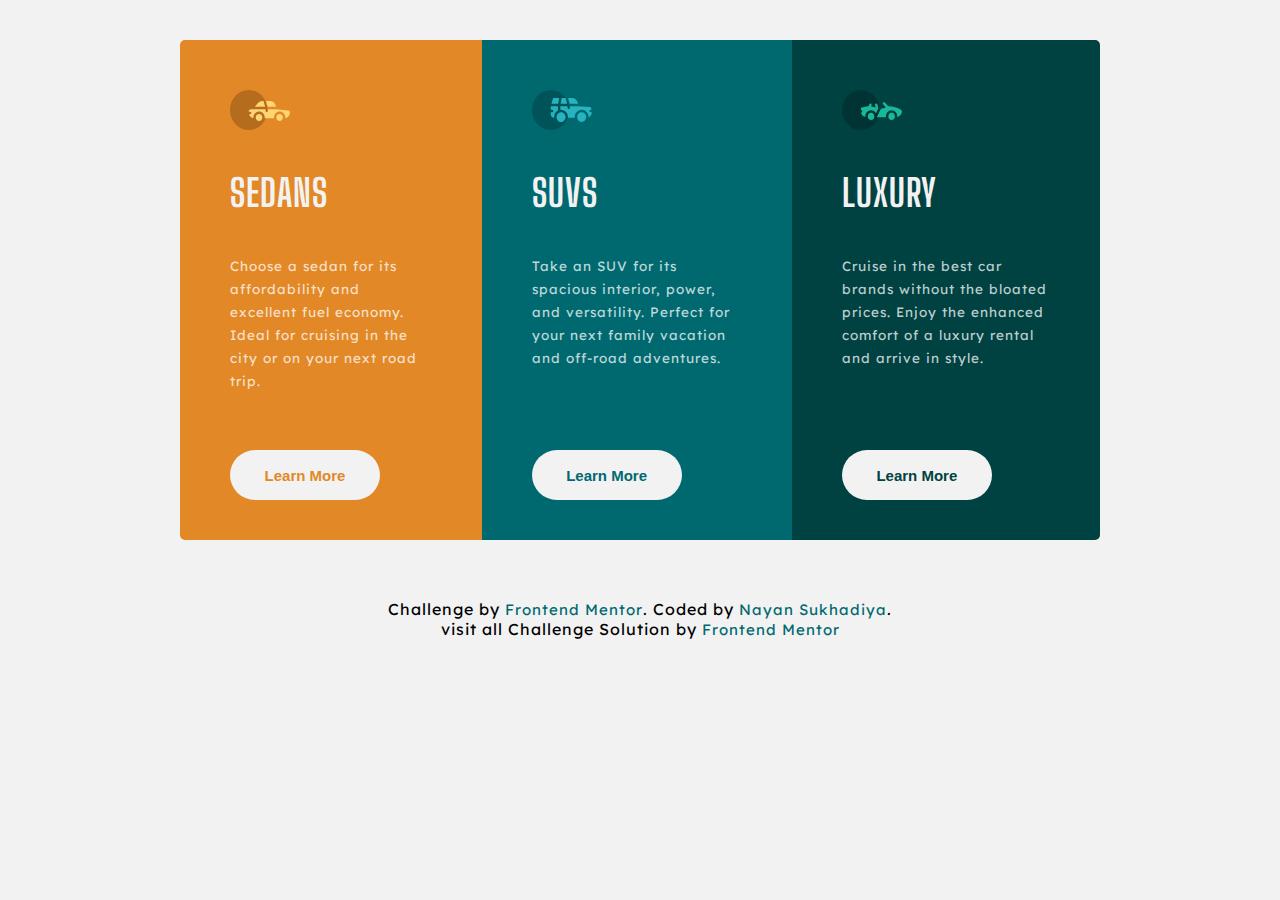
<file: 3-column-preview-card-component-main/index.html>
<!DOCTYPE html>
<html lang="en">
<head>
  <meta charset="UTF-8">
  <meta name="viewport" content="width=device-width, initial-scale=1.0"> <!-- displays site properly based on user's device -->

  <link rel="icon" type="image/png" sizes="32x32" href="./images/favicon-32x32.png">
  <link rel="preconnect" href="https://fonts.googleapis.com">
<link rel="preconnect" href="https://fonts.gstatic.com" crossorigin>
<link href="https://fonts.googleapis.com/css2?family=Big+Shoulders+Display:wght@100..900&family=Lexend+Deca:wght@100..900&display=swap" rel="stylesheet">
  <title>Frontend Mentor | 3-column preview card component</title>

  <!-- Feel free to remove these styles or customise in your own stylesheet 👍 -->
  <style>
    :root{
      --brightorange: hsl(31, 77%, 52%);
      --darkcyan: hsl(184, 100%, 22%);
      --paragraph-verydarkcyan: hsl(179, 100%, 13%);
      --background-headings-buttons: hsl(0, 0%, 95%);
      --paragraphs: hsla(0, 0%, 100%, 0.75)
    }
    *{
      margin:0;
      padding:0;
      box-sizing: border-box;
      font-size: 15px;
    }
    .big-shoulders-display {
      font-family: "Big Shoulders Display", sans-serif;
    }
    body{
      background: var(--background-headings-buttons);
      width: 100vw;
      overflow-x: hidden;
      font-family: "Lexend Deca", sans-serif;
      letter-spacing: 1px;
    }
    .attribution {
    font-size: 16px;
    text-align: center;
    padding-bottom: 30px;
}

.attribution a {
  color: var(--darkcyan);
  text-decoration: none;
}
.attribution a:hover{
  color: var(--brightorange);
}
    .wrapper{
      margin:40px auto;
      width: 920px;
      height: 500px;
      display: flex;
    }
    .box{
      display: flex;
      flex-direction: column;
      gap:40px;
      padding:50px;
      position: relative;
    }
    .box:first-child{
      background: var(--brightorange);
      border-radius: 5px 0 0 5px;
    }
    .box:nth-child(2){
      background: var(--darkcyan);
    }
    .box:last-child{
      background: var(--paragraph-verydarkcyan);
      border-radius: 0px 5px 5px 0px;
    }
    .box__image{
      width: 60px;
      height: 40px;
    }
    .box__header{
      font-size: 2.5rem;
      color:var(--background-headings-buttons);
      text-transform: uppercase;
      font-weight: 700;
    }
    .box__content{
      color:var(--paragraphs);
      line-height: 170%;
      font-size: 0.9rem;
      font-weight: 400;
    }
    .box__button{
      background: var(--background-headings-buttons);
      border:0;
      width: 150px;
      height: 50px;
      border-radius: 25px;
      position: absolute;
      bottom:40px;
      cursor: pointer;
      font-weight: 700;
    }
    .box__button:hover{
      background: none;
      border:3px solid var(--paragraphs);
    }
    .box:first-child .box__button{
      color: var(--brightorange);
    }
    .box:first-child .box__button:hover{
      color: var(--paragraphs);
    }
    .box:nth-child(2) .box__button{
      color:var(--darkcyan);
    }
    .box:nth-child(2) .box__button:hover{
      color:var(--paragraphs);
    }
    .box:last-child .box__button{
      color:var(--paragraph-verydarkcyan);
    }
    .box:last-child .box__button:hover{
      color:var(--paragraphs);
    }
    @media only screen and (max-width: 730px) {
      body {
          padding:50px 20px;
          width: 100%;
          height: 100%;
      }
      .wrapper{
        flex-direction: column;
        margin:0px auto;
      }

      .box:first-child{
        border-radius: 5px 5px 0 0;
      }
      .box:last-child{
        border-radius: 0px 0px 5px 5px;
      }
      .box__button{
        position: initial;
      }
    }
  </style>
</head>
<body>
  <div class="wrapper">
      <div class="box">
        <img class="box__image" src="images/icon-sedans.svg" alt="sedan">
        <h2 class="box__header big-shoulders-display">Sedans</h2>
        <p class="box__content">Choose a sedan for its affordability and excellent fuel economy. Ideal for cruising in the city 
          or on your next road trip.</p>
        <button class="box__button">Learn More</button>
      </div>
      <div class="box">
        <img class="box__image" src="images/icon-suvs.svg" alt="suv">
        <h2 class="box__header big-shoulders-display">SUVs</h2>
        <p class="box__content">Take an SUV for its spacious interior, power, and versatility. Perfect for your next family vacation 
          and off-road adventures.</p>
        <button class="box__button">Learn More</button>
      </div>
      <div class="box">
        <img class="box__image" src="images/icon-luxury.svg" alt="luxury">
        <h2 class="box__header big-shoulders-display">Luxury</h2>
        <p class="box__content">Cruise in the best car brands without the bloated prices. Enjoy the enhanced comfort of a luxury 
          rental and arrive in style.</p>
        <button class="box__button">Learn More</button>
      </div>
  </div>
  <br>
  <div class="attribution">
    Challenge by <a href="https://www.frontendmentor.io?ref=challenge" target="_blank">Frontend Mentor</a>. 
    Coded by <a href="https://github.com/Nayan313" title="Hi Everyone 👋">Nayan Sukhadiya</a>.<br>
    visit all Challenge Solution by <a href="../index.html">Frontend Mentor</a>
  </div>
</body>
</html>
</file>
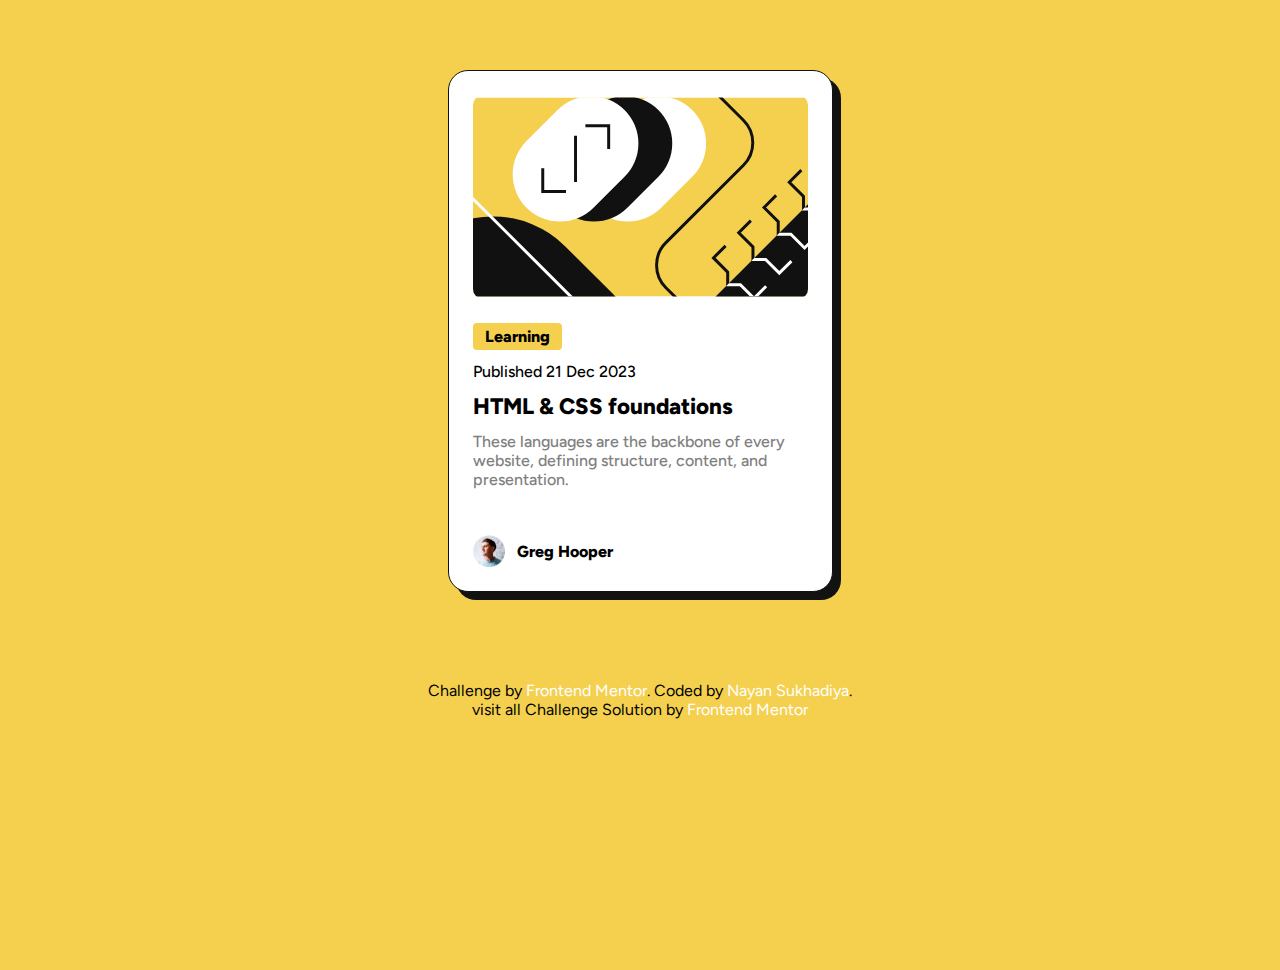
<file: blog-preview-card-main/index.html>
<!DOCTYPE html>
<html lang="en">
<head>
  <meta charset="UTF-8">
  <meta name="viewport" content="width=device-width, initial-scale=1.0"> <!-- displays site properly based on user's device -->

  <link rel="icon" type="image/png" sizes="32x32" href="./assets/images/favicon-32x32.png">
  
  <title>Frontend Mentor | Blog preview card</title>
  <link rel="preconnect" href="https://fonts.googleapis.com">
<link rel="preconnect" href="https://fonts.gstatic.com" crossorigin>
<link href="https://fonts.googleapis.com/css2?family=Figtree:ital,wght@0,300..900;1,300..900&display=swap" rel="stylesheet">

  <!-- Feel free to remove these styles or customise in your own stylesheet 👍 -->
  <style>
    :root{
      --yellow: hsl(47, 88%, 63%);
      --black: hsl(0, 0%, 7%);
    }
    *{
      margin:0;
      padding:0;
      box-sizing: border-box;
      font-size: 16px;
      font-family: "Figtree", sans-serif;
      font-optical-sizing: auto;
      font-weight: weight;
      font-style: normal;
    }
    body{
      background:var(--yellow);
     overflow-x: hidden;
      width: 100vw;
      height: 100vh;
    }
    .attribution {
    font-size: 16px;
    text-align: center;
    padding-bottom: 30px;
}

.attribution a {
    color: #fff;
    text-decoration: none;
}
.attribution a:hover{
  color: blueviolet;
}

    main{
      position: relative;
      background: #fff;
      width: 100%;
      max-width: 385px;
      min-width: 327px;
      margin: 70px auto;
      height: 100%;
      max-height: 522px;
      border-radius:20px;
      padding:24px;
      display: flex;
      flex-direction: column;
      box-shadow: 8px 8px 0px var(--black);
      border:1px solid var(--black);
    }
    .image__main{
      width: 100%;
      height: 100%;
      border-radius:10px;
    }
    .content_container{
      margin-top:24px;
      display: flex;
      flex-direction: column;
      gap:12px;
    }
    .category__container{
      background: var(--yellow);
      font-weight: 800;
      align-self: start;
      padding:4px 12px;
      font-size: 1rem;
      border-radius: 4px;
    } 
    .date__container{
      font-size: 1rem;
      font-weight: 500;
    }
    .title__container{
      font-weight:800;
      font-size: 1.4rem;
    }
    .title__container:hover{
      color:var(--yellow);
      cursor: pointer;
    }
    .description__container{
      color:hsl(0, 0%, 50%);
      font-weight: 500;
    }
    .avatar__container{
      position: absolute;
      bottom:24px;
      display: flex;
      align-items: center;
      gap:12px;
    }
    .avatar__image{
      width: 32px;
      height: 32px;
    }
    .avatar__name{
      font-weight: 800;
    }

    @media only screen and (max-width: 375px) {
  body {
      padding:0 20px;
  }
}
  </style>
</head>
<body>
  <main>
    <picture class="image__container">
      <img class="image__main" src="assets/images/illustration-article.svg" alt="illistrator image">
    </picture>
    <div class="content_container">
      <p class="category__container">
        Learning
      </p>
      <p class="date__container">
        Published 21 Dec 2023
      </p>
      <h1 class="title__container">
        HTML & CSS foundations
      </h1>
      <p class="description__container">These languages are the backbone of every website, defining structure, content, and presentation.</p>
    </div>
    <section class="avatar__container">
      <img class="avatar__image" src="assets/images/image-avatar.webp" alt="Photo of Greg Hooper">
      <p class="avatar__name">Greg Hooper</p>
    </section>
  </main><br>
    <div class="attribution">
      Challenge by <a href="https://www.frontendmentor.io?ref=challenge" target="_blank">Frontend Mentor</a>. 
      Coded by <a href="https://github.com/Nayan313" title="Hi Everyone 👋">Nayan Sukhadiya</a>.<br>
      visit all Challenge Solution by <a href="../index.html">Frontend Mentor</a>
    </div>
</body>
</html>
</file>
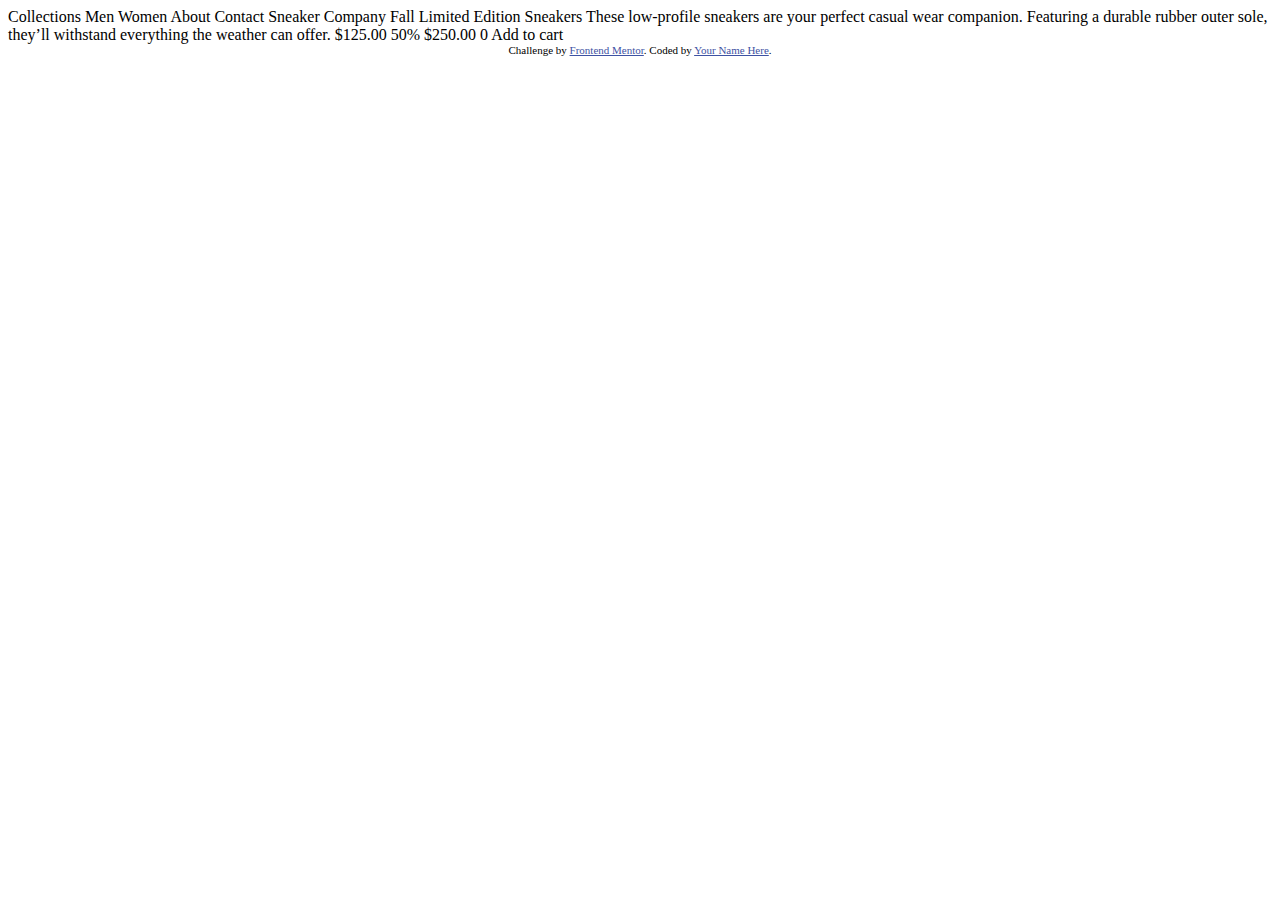
<file: ecommerce-product-page-main/index.html>
<!DOCTYPE html>
<html lang="en">
<head>
  <meta charset="UTF-8">
  <meta name="viewport" content="width=device-width, initial-scale=1.0"> <!-- displays site properly based on user's device -->

  <link rel="icon" type="image/png" sizes="32x32" href="./images/favicon-32x32.png">
  
  <title>Frontend Mentor | E-commerce product page</title>

  <!-- Feel free to remove these styles or customise in your own stylesheet 👍 -->
  <style>
    .attribution { font-size: 11px; text-align: center; }
    .attribution a { color: hsl(228, 45%, 44%); }
  </style>
</head>
<body>

  Collections
  Men
  Women
  About
  Contact

  Sneaker Company

  Fall Limited Edition Sneakers

  These low-profile sneakers are your perfect casual wear companion. Featuring a 
  durable rubber outer sole, they’ll withstand everything the weather can offer.

  $125.00
  50%
  $250.00

  0
  Add to cart
  
  <div class="attribution">
    Challenge by <a href="https://www.frontendmentor.io?ref=challenge" target="_blank">Frontend Mentor</a>. 
    Coded by <a href="#">Your Name Here</a>.
  </div>
</body>
</html>
</file>
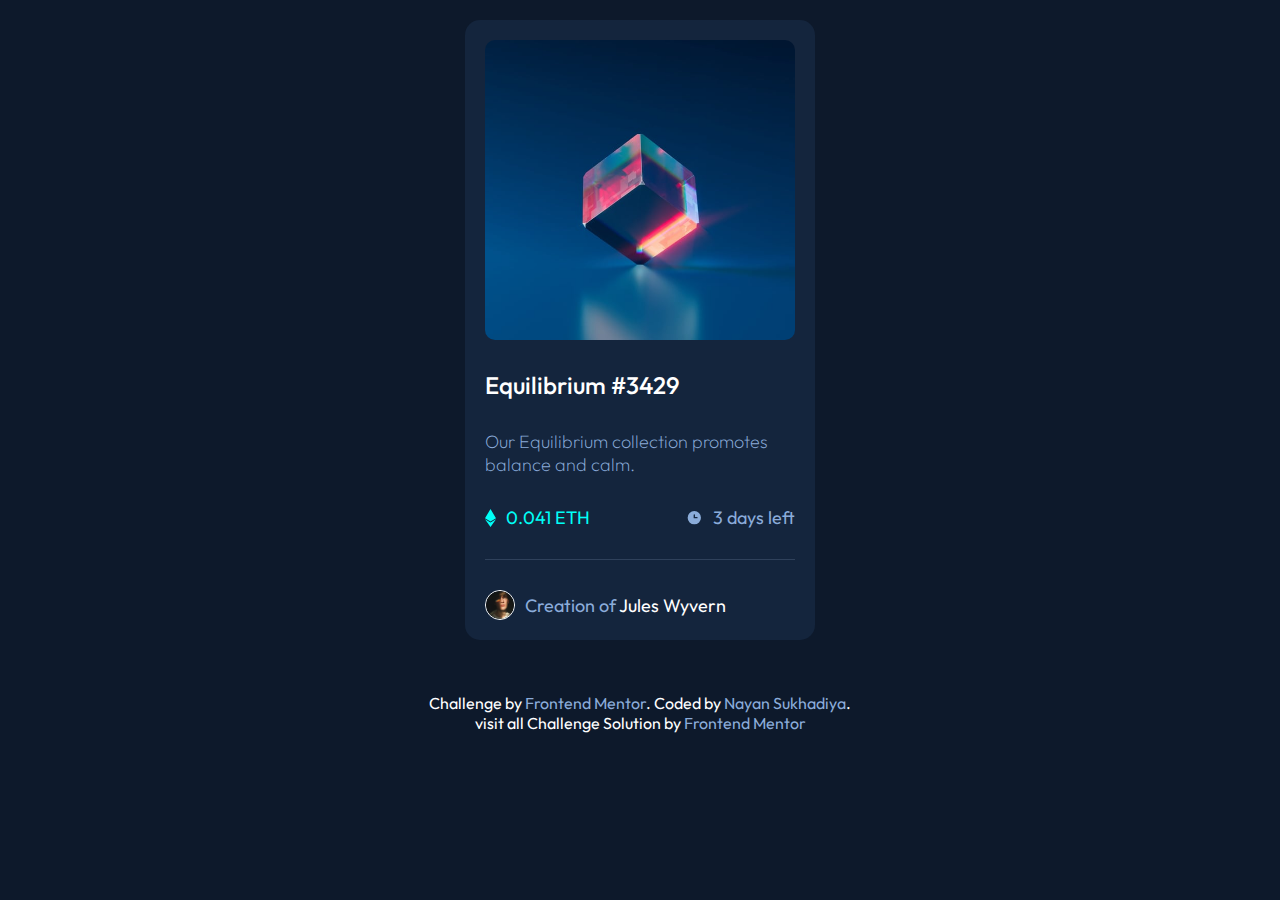
<file: nft-preview-card-component-main/index.html>
<!DOCTYPE html>
<html lang="en">

<head>
  <meta charset="UTF-8">
  <meta name="viewport" content="width=device-width, initial-scale=1.0">
  <!-- displays site properly based on user's device -->

  <link rel="icon" type="image/png" sizes="32x32" href="./images/favicon-32x32.png">

  <title>Frontend Mentor | NFT preview card component</title>
  <link rel="preconnect" href="https://fonts.googleapis.com">
  <link rel="preconnect" href="https://fonts.gstatic.com" crossorigin>
  <link href="https://fonts.googleapis.com/css2?family=Outfit:wght@100..900&display=swap" rel="stylesheet">
  <!-- Feel free to remove these styles or customise in your own stylesheet 👍 -->
  <style>
    :root {
      --softblue: hsl(215, 51%, 70%);
      --cyan: hsl(178, 100%, 50%);
      --verydarkblue-mainbg: hsl(217, 54%, 11%);
      --verydarkblue-cardbg: hsl(216, 50%, 16%);
      --verydarkblue-line: hsl(215, 32%, 27%);
      --white: hsl(0, 0%, 100%);
    }

    * {
      box-sizing: border-box;
      margin: 0;
      padding: 0;
    }

    body {
      background: var(--verydarkblue-mainbg);
      font-size: 18px;
      font-family: "Outfit", sans-serif;
      width: 100vw;
      height: 100vh;
      overflow-x: hidden;
      padding: 20px;
    }

    .attribution {
      font-size: 16px;
      text-align: center;
      padding: 30px;
      color: white;
    }

    .attribution a {
      color: var(--softblue);
      text-decoration: none;
    }
    .attribution a:hover{
      color: var(--cyan);
    }

    .wrapper {
      margin: 0 auto;
      width: 350px;
      max-width: 100%;
      background: var(--verydarkblue-cardbg);
      padding: 20px;
      display: flex;
      flex-direction: column;
      justify-content: space-between;
      gap: 30px;
      border-radius: 15px;
      position: relative;
    }

    .hero__container {
      position: relative;
      height: 300px;
    }

    .hero__image {
      width: 100%;
      height: 100%;
      border-radius: 10px;
    }

    .hero__container:hover .hero__view {
      opacity: 1;
      cursor: pointer;
    }

    .hero__view {
      opacity: 0;
      background: hsl(178, 100%, 50%, 50%);
      position: absolute;
      top: 0;
      bottom: 0;
      left: 0;
      right: 0;
      border-radius: 10px;
      display: flex;
      align-items: center;
      justify-content: center;
    }

    .header__text {
      color: var(--white);
      font-size: 1.5rem;
      font-weight: 500;
    }

    .header__text:hover {
      color: var(--cyan);
      cursor: pointer;
    }

    .content__text {
      color: var(--softblue);
      font-weight: 200;
    }

    .priceday__container {
      display: flex;
      justify-content: space-between;
    }

    .price__container {
      display: flex;
      align-items: center;
      gap: 10px;
    }


    .price__text {
      color: var(--cyan);
    }

    .day__container {
      display: flex;
      align-items: center;
      gap: 10px;
    }


    .day__text {
      color: var(--softblue);
    }

    .line {
      background: var(--verydarkblue-line);
      width: 100%;
      height: 1px;
    }

    .avatar__container {
      display: flex;
      align-items: center;
      gap: 10px;
    }

    .avatar__image {
      width: 30px;
      height: 30px;
      border: 1px solid var(--white);
      border-radius: 100%;
    }

    .avatar__text {
      color: var(--softblue);
      font-weight: 400;
    }

    a {
      color: var(--white);
      text-decoration: none;
    }

  </style>
</head>

<body>
  <div class="wrapper">

    <picture class="hero__container">
      <img class="hero__image" src="images/image-equilibrium.jpg" alt="Equilibrium">
      <div class="hero__view">
        <img class="view__image" src="images/icon-view.svg" alt="view image">
      </div>
    </picture>

    <h1 class="header__text">Equilibrium #3429</h1>

    <p class="content__text">Our Equilibrium collection promotes balance and calm.</p>

    <div class="priceday__container">
      <div class="price__container">
        <img class="price__image" src="images/icon-ethereum.svg" alt="etherium price">
        <p class="price__text">0.041 ETH</p>
      </div>
      <div class="day__container">
        <img class="day__image" src="images/icon-clock.svg" alt="Clock">
        <p class="day__text">3 days left</p>
      </div>
    </div>

    <div class="line"></div>

    <div class="avatar__container">
      <img class="avatar__image" src="images/image-avatar.png" alt="Avatar">
      <p class="avatar__text">Creation of <a href="#">Jules Wyvern</a></p>
    </div>

  </div>
  <br>
  <div class="attribution">
    Challenge by <a href="https://www.frontendmentor.io?ref=challenge" target="_blank">Frontend Mentor</a>.
    Coded by <a href="https://github.com/Nayan313" title="Hi Everyone 👋">Nayan Sukhadiya</a>.<br>
    visit all Challenge Solution by <a href="../index.html">Frontend Mentor</a>
  </div>
</body>

</html>
</file>
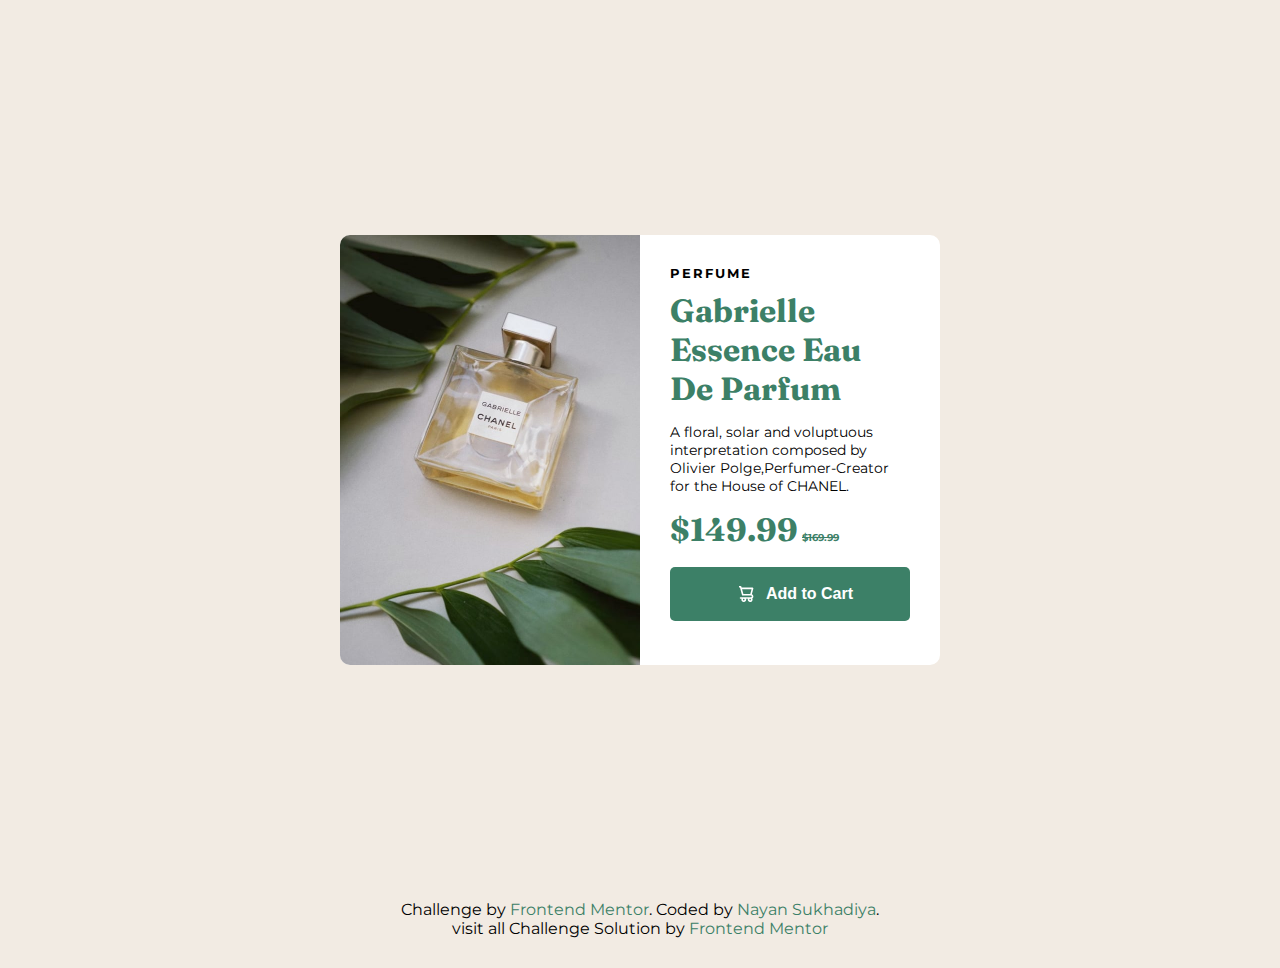
<file: product-preview-card-component-main/index.html>
<!DOCTYPE html>
<html lang="en">

<head>
  <meta charset="UTF-8">
  <meta name="viewport" content="width=device-width, initial-scale=1.0">
  <!-- displays site properly based on user's device -->

  <link rel="icon" type="image/png" sizes="32x32" href="./images/favicon-32x32.png">

  <title>Frontend Mentor | Product preview card component</title>
  <link
    href="https://fonts.googleapis.com/css2?family=Fraunces:ital,opsz,wght@0,9..144,100..900;1,9..144,100..900&family=Montserrat:ital,wght@0,100..900;1,100..900&display=swap"
    rel="stylesheet">


    <style>
      /* @import url('https://fonts.googleapis.com/css2?family=Montserrat:ital,wght@0,100..900;1,100..900&display=swap') */

* {
    margin: 0;
    padding: 0;
}

.attribution {
    font-size: 16px;
    padding-bottom: 30px;
    text-align: center;
}

.attribution a {
  color: var(--main);
  text-decoration: none;
}
.attribution a:hover{
  color: rgb(1, 75, 1);
}

:root {
    --main: hsl(158, 36%, 37%);
    --back: hsl(30, 38%, 92%);
}

body {
    font-family: "Montserrat", sans-serif;
    background-color: var(--back);
}

.main {
    display: flex;
    align-items: center;
    justify-content: center;
    width: 100%;
    height: 100vh;
}

.main>.card {
    height: 430px;
    width: min(70%, 600px);
    background-color: #fff;
    border-radius: 10px;
    display: flex;
    overflow: hidden;
}

.main>.card>.part {
    width: 50%;
}

.main>.card>.part>img {
    width: 100%;
    height: 100%;
    object-fit: cover;
}

.main>.card>.part>.detail {
    padding: 30px;
}

.main>.card>.part>.detail>h5 {
    letter-spacing: 2px;
    text-transform: uppercase;
}

.main>.card>.part>.detail>h1 {
    color: var(--main);
    font-family: "Fraunces", serif;
    padding: 10px 0;
}

.main>.card>.part>.detail>p {
    font-size: 14px;
    padding: 5px 0;
}

.main>.card>.part>.detail>h1>span {
    font-size: 10px;
    padding: 0 4px;
    font-family: "Montserrat", sans-serif;
    text-decoration: line-through;
}

.main>.card>.part>.detail>button {
    background-color: var(--main);
    color: #fff;
    width: 100%;
    display: flex;
    align-items: center;
    justify-content: center;
    padding: 18px 0;
    font-size: 16px;
    font-weight: 700;
    margin-top: 8px;
    outline: none;
    border: none;
    border-radius: 5px;
}

.main>.card>.part>.detail>button:hover {
    cursor: pointer;
    background-color: #184131;
}

.main>.card>.part>.detail>button>img {
    padding: 0 12px;
    height: 16px;
}

@media (max-width: 375px) {
    .main>.card {
        height: 90vh;
        width: 98%;
        margin: auto;
        flex-direction: column;
    }

    .main>.card>.part{
        width: 100%;
    }
    .main>.card>.part>img {
        height: 200px;
    }
    .main>.card>.part>.detail>button {
        padding: 11px 0;
    }
    
.main>.card>.part>.detail>h1 {
    font-size: 25px;
}
}
    </style>
</head>

<body>
  <div class="main">
    <div class="card">
      <div class="part">
        <img src="images/image-product-desktop.jpg" alt="">
      </div>
      <div class="part">
        <div class="detail">
          <h5>Perfume</h5>
          <h1>Gabrielle Essence Eau De Parfum</h1>
          <p>A floral, solar and voluptuous interpretation composed by Olivier Polge,Perfumer-Creator for the House of CHANEL.</p>
        <h1 class="price">$149.99<span>$169.99</span></h1>
        <button><img src="images/icon-cart.svg" alt="">Add to Cart</button>
        </div>
      </div>
    </div>
  </div>





  <div class="attribution">
    Challenge by <a href="https://www.frontendmentor.io?ref=challenge" target="_blank">Frontend Mentor</a>. 
    Coded by <a href="https://github.com/Nayan313" title="Hi Everyone 👋">Nayan Sukhadiya</a>.<br>
    visit all Challenge Solution by <a href="../index.html">Frontend Mentor</a>
  </div>
</body>

</html>
</file>
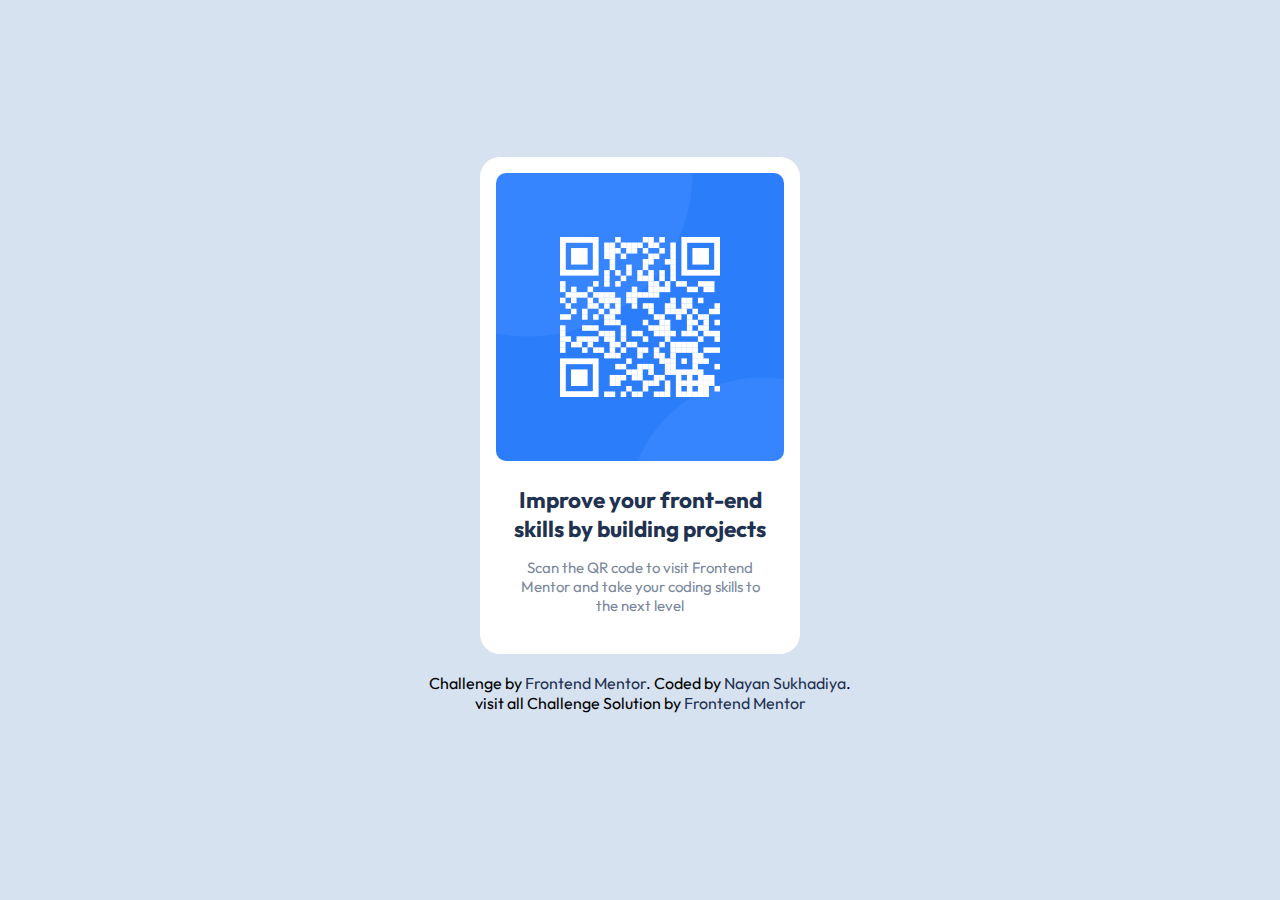
<file: qr-code-component-main/index.html>
<!DOCTYPE html>
<html lang="en">
<head>
  <meta charset="UTF-8">
  <meta name="viewport" content="width=device-width, initial-scale=1.0"> <!-- displays site properly based on user's device -->

  <link rel="icon" type="image/png" sizes="32x32" href="./images/favicon-32x32.png">
  
  <title>Frontend Mentor | QR code component</title>
  <link rel="preconnect" href="https://fonts.googleapis.com">
  <link rel="preconnect" href="https://fonts.gstatic.com" crossorigin>
  <link href="https://fonts.googleapis.com/css2?family=Outfit:wght@100..900&display=swap" rel="stylesheet">
  <!-- Feel free to remove these styles or customise in your own stylesheet 👍 -->
  <style>
    :root{
      --white: hsl(0, 0%, 100%);
      --lightgray: hsl(212, 45%, 89%);
      --grayishblue: hsl(220, 15%, 55%);
      --darkblue: hsl(218, 44%, 22%);
      font-size: 15px;
    }

    *{
      margin:0;
      padding:0;
      font-family: "Outfit", sans-serif;
      box-sizing: border-box;
    }

    body{
      background:var(--lightgray);
      display:flex;
      flex-direction: column;
      justify-content: center;
      align-items: center;
      width: 100vw;
      height: 100vh;
    }
    .attribution {
    font-size: 16px;
    text-align: center;
    padding-bottom: 30px;
}

.attribution a {
  color: var(--darkblue);
  text-decoration: none;
}
.attribution a:hover{
  color: rgb(0, 89, 255);
}
    main{
      display: flex;
      flex-direction: column;
      align-items:center;
      width: 100%;
      max-width: 320px;
      height: 100%;
      max-height: 497px;
      background: var(--white);
      padding:16px;
      border-radius:20px;
      text-align: center;
    }

    img{
      border-radius:10px;
      width:288px;
      max-width: 100%;
      height: 100%;
      max-height: 288px;
    }
    .content__container{
      display: flex;
      flex-direction: column;
      margin-top:20px;
      width: 260px;
    }
    h1{
      color:var(--darkblue);
      font-size: 1.5rem;
    }

    p{
      font-size: 1rem;
      color: var(--grayishblue);
      margin-top:15px;
    }


  </style>
</head>
<body>
  <main>
    <picture class="image__container">
      <img src="images/image-qr-code.png" alt="qr-code"> 
    </picture>
    <section class="content__container">
      <h1>Improve your front-end skills by building projects</h1>
      <p>Scan the QR code to visit Frontend Mentor and take your coding skills to the next level</p>
    </section>
  </main><br>
  <div class="attribution">
    Challenge by <a href="https://www.frontendmentor.io?ref=challenge" target="_blank">Frontend Mentor</a>. 
    Coded by <a href="https://github.com/Nayan313" title="Hi Everyone 👋">Nayan Sukhadiya</a>.<br>
    visit all Challenge Solution by <a href="../index.html">Frontend Mentor</a>
  </div>
</body>
</html>
</file>
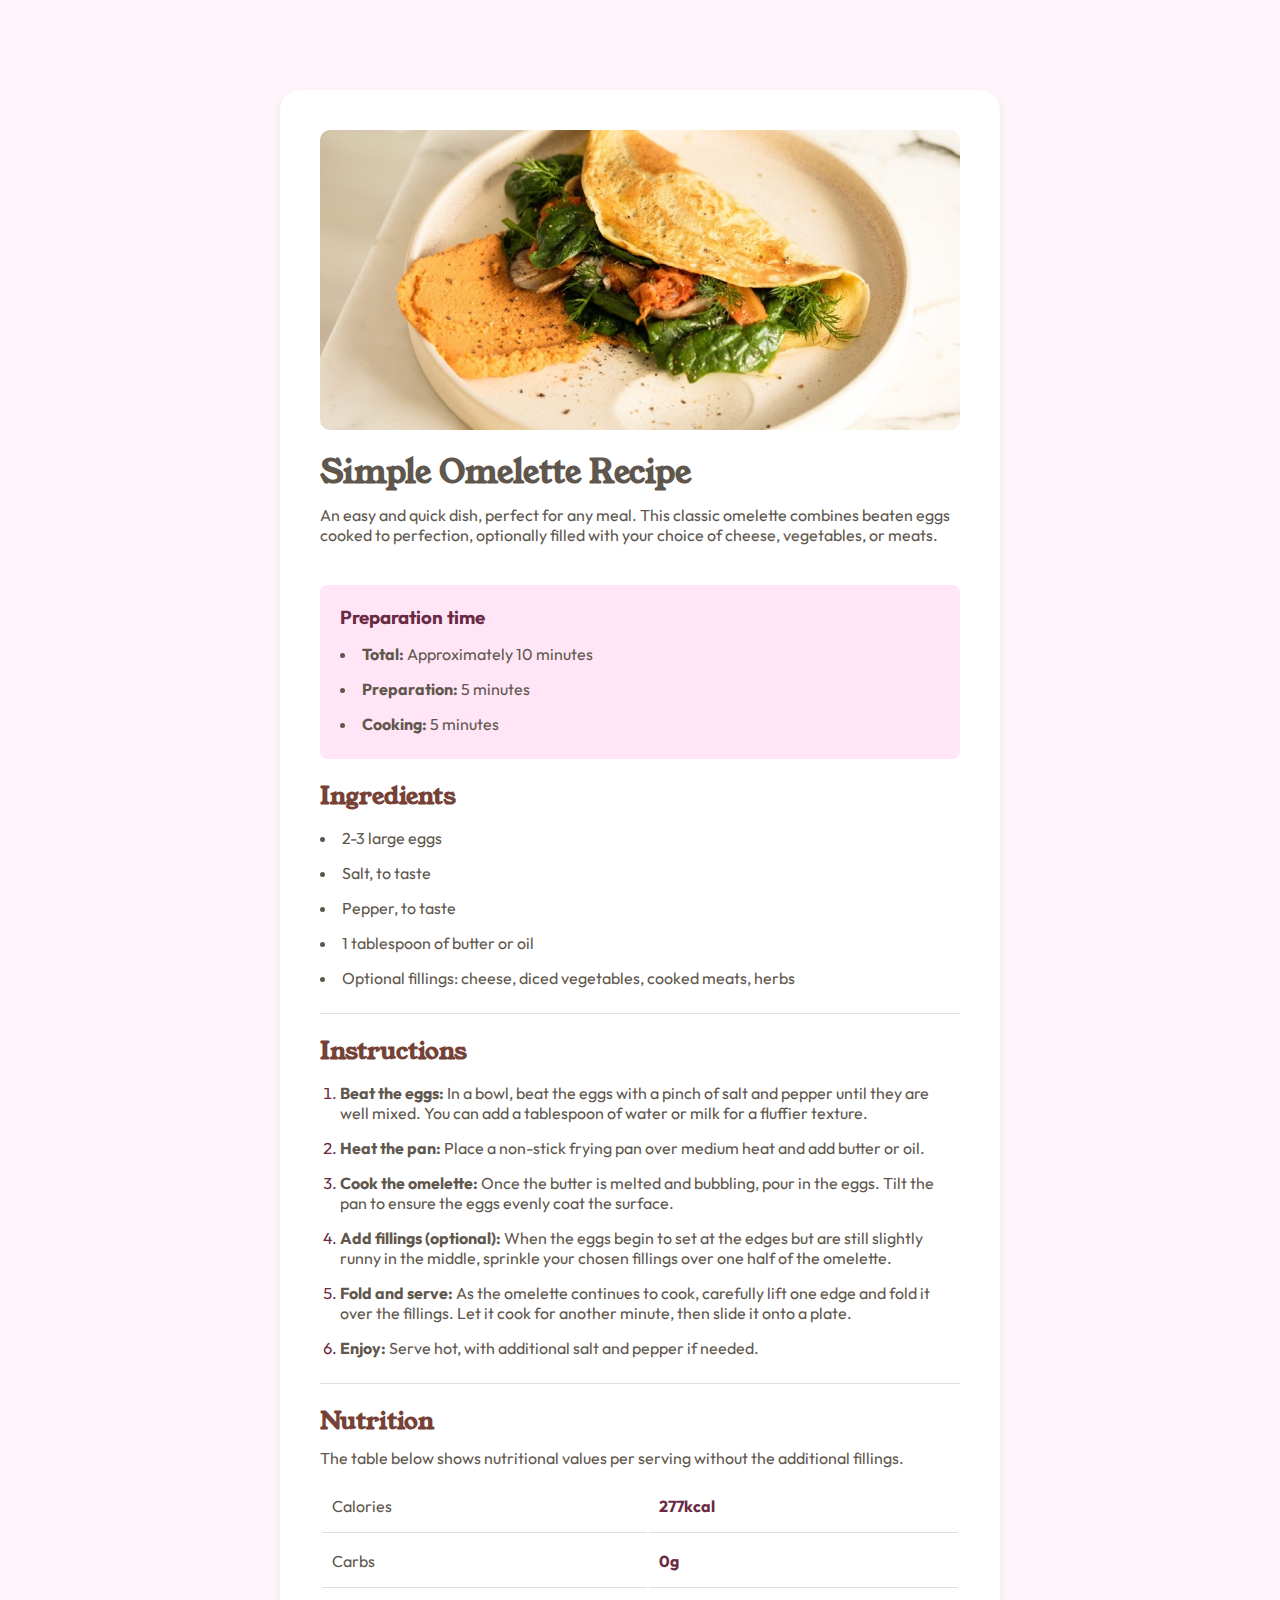
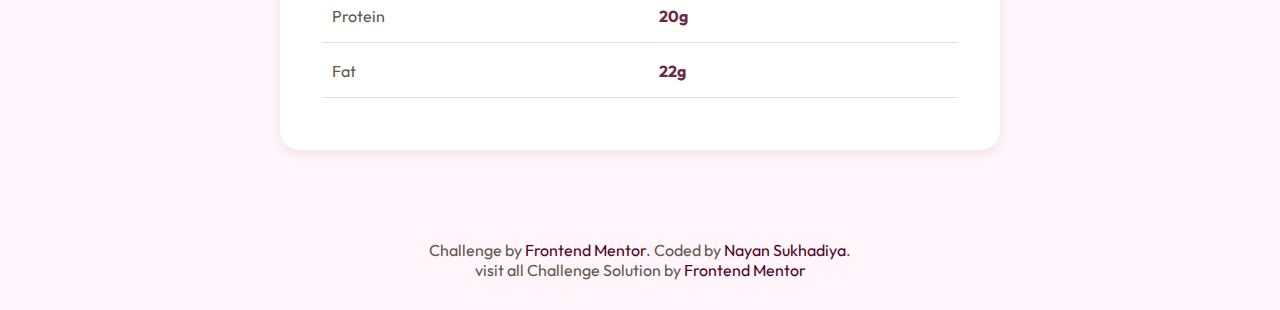
<file: recipe-page-main/index.html>
<!DOCTYPE html>
<html lang="en">

<head>
  <meta charset="UTF-8">
  <meta name="viewport" content="width=device-width, initial-scale=1.0">
  <!-- displays site properly based on user's device -->

  <link rel="icon" type="image/png" sizes="32x32" href="./assets/images/favicon-32x32.png">

  <title>Frontend Mentor | Recipe page</title>

  <!-- Feel free to remove these styles or customise in your own stylesheet 👍 -->

<style>
  @font-face {
    font-family: Outfit;
    src: url("./assets/fonts/outfit/Outfit-VariableFont_wght.ttf");
}

@font-face {
    font-family: young_serif;
    src: url("./assets/fonts/young-serif/YoungSerif-Regular.ttf");
}

* {
    margin: 0;
    padding: 0;
}

:root {
    --main: hsl(158, 36%, 37%);
    --back: hsl(30, 38%, 92%);
    --White: hsl(0, 0%, 100%);
    --Rose-White: hsl(330, 100%, 98%);
    --Eggshell: hsl(30, 54%, 90%);
    --Light-Grey: hsl(30, 18%, 87%);
    --Wenge-Brown: hsl(30, 10%, 34%);
    --Dark-Charcoal: hsl(24, 5%, 18%);
    --Secondary-title: #764237;
}

body {
    background-color: var(--Rose-White);
    font-family: Outfit;
    color: var(--Wenge-Brown);
}
::selection{
    background-color: #692a43;
    color: white;
}
.attribution {
    font-size: 16px;
    text-align: center;
    padding-bottom: 30px;
}

.attribution a {
  color: hsl(332, 95%, 16%);
  text-decoration: none;
}
.attribution a:hover{
  color: red;
}

.card {
    width: 50%;
    margin: 10vh auto;
    display: flex;
    flex-direction: column;
    padding: 40px;
    border-radius: 20px;
    box-shadow: rgba(0, 0, 0, 0.08) 0px 4px 12px;
    background-color: var(--White);
}

.card>.img-card {
    width: 100%;
    height: 300px;
    border-radius: 10px;
    overflow: hidden;
}

.card>.img-card>img {
    height: 100%;
    width: 100%;
    object-fit: cover;
}

.card .main_title{
    padding-bottom: 10px;
}
.card .main_title,
.card .title {
    font-family: young_serif;
}

.card .title {
    color: var(--Secondary-title);
}

.card .inCard {
    padding: 20px 0 10px 0;
}


.card ul li {
    margin: 15px 0;
    list-style-position: inside;
}

.card .preparation-card {
    background-color: #ffe5f5;
    padding: 20px 20px 10px 20px;
    margin: 30px 0 0 0;
    border-radius: 8px;
}
.card .bottBorder{
    border-bottom: 1px solid var(--Light-Grey);
}
.card .preparation-card h3 {
    color: #692a43;
}

.card .instruction ul{
    padding: 0 0 0 20px;
}
.card .instruction li {
    list-style: decimal;
    list-style-position: outside;
}

.card .instruction li::marker {
    margin-left: 10px;
    color: #692a43;
}
.card table{
    width: 100%;
}
.card .tableSec p{
    padding: 10px 0;
}
.card table td{
    height: 32px;
    padding: 10px;
    border-bottom: 1px solid var(--Light-Grey);
}
.card table td:last-child{
    color: #692a43;
    font-weight: 700;
}
@media (max-width: 375px) {
    .card{
        width: 95%;
        padding: 2.5%;
        border-radius: 0;
        margin: 0;
    }
}
</style>
</head>

<body>
  <div class="card">
    <div class="img-card">
      <img src="./assets/images/image-omelette.jpeg" alt="">
    </div>
    <div class="inCard">
      <h1 class="main_title">Simple Omelette Recipe</h1>
      <p> An easy and quick dish, perfect for any meal. This classic omelette combines beaten eggs cooked
        to perfection, optionally filled with your choice of cheese, vegetables, or meats.</p>
    </div>

    <div class="preparation-card">
      <h3>Preparation time</h3>
      <ul>
        <li><b>Total:</b> Approximately 10 minutes</li>
        <li><b>Preparation:</b> 5 minutes</li>
        <li><b>Cooking:</b> 5 minutes</li>
      </ul>
    </div>

    <div class="inCard  bottBorder">
      <h2 class="title">Ingredients</h2>
      <ul>
        <li>2-3 large eggs</li>
        <li>Salt, to taste</li>
        <li>Pepper, to taste</li>
        <li>1 tablespoon of butter or oil</li>
        <li>Optional fillings: cheese, diced vegetables, cooked meats, herbs</li>
      </ul>
    </div>

    <div class="inCard instruction bottBorder">
      <h2 class="title">Instructions</h2>
      <ul>
        <li><b>Beat the eggs:</b> In a bowl, beat the eggs with a pinch of salt and pepper until they are well mixed.
          You can add a tablespoon of water or milk for a fluffier texture.</li>
        <li><b>Heat the pan:</b> Place a non-stick frying pan over medium heat and add butter or oil.</li>
        <li><b>Cook the omelette:</b> Once the butter is melted and bubbling, pour in the eggs. Tilt the pan to ensure
          the eggs evenly coat the surface.</li>
        <li><b>Add fillings (optional):</b> When the eggs begin to set at the edges but are still slightly runny in the
          middle, sprinkle your chosen fillings over one half of the omelette.</li>
        <li><b>Fold and serve:</b> As the omelette continues to cook, carefully lift one edge and fold it over the
          fillings. Let it cook for another minute, then slide it onto a plate.</li>
        <li><b>Enjoy:</b> Serve hot, with additional salt and pepper if needed.</li>
      </ul>
    </div>


    <div class="inCard tableSec">
      <h2 class="title">Nutrition</h2>
      <p>The table below shows nutritional values per serving without the additional fillings.</p>
      <table>
        <tr>
          <td>Calories</td>
          <td>277kcal</td>
        </tr>
        <tr>
          <td>Carbs</td>
          <td>0g</td>
        </tr>
        <tr>
          <td>Protein</td>
          <td>20g</td>
        </tr>
        <tr>
          <td>Fat</td>
          <td>22g</td>
        </tr>
      </table>
    </div>
  </div>


  <div class="attribution">
    Challenge by <a href="https://www.frontendmentor.io?ref=challenge" target="_blank">Frontend Mentor</a>. 
    Coded by <a href="https://github.com/Nayan313" title="Hi Everyone 👋">Nayan Sukhadiya</a>.<br>
    visit all Challenge Solution by <a href="../index.html">Frontend Mentor</a>
  </div>
</body>

</html>
</file>
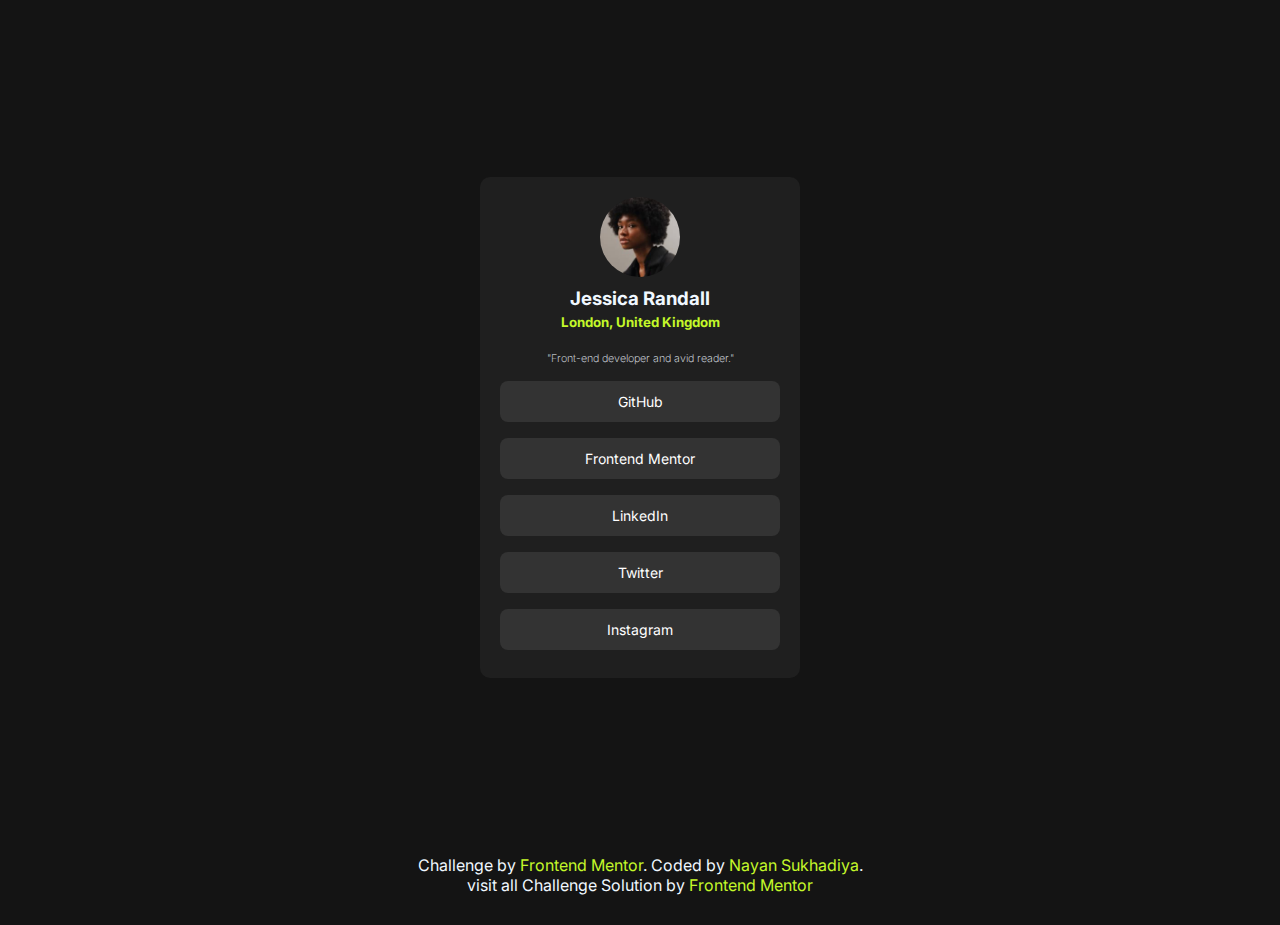
<file: social-links-profile-main/index.html>
<!DOCTYPE html>
<html lang="en">
<head>
  <meta charset="UTF-8">
  <meta name="viewport" content="width=device-width, initial-scale=1.0"> <!-- displays site properly based on user's device -->

  <link rel="icon" type="image/png" sizes="32x32" href="./assets/images/favicon-32x32.png">
  <link rel="stylesheet" href="style.css">
  <title>Frontend Mentor | Social links profile</title>

  <!-- Feel free to remove these styles or customise in your own stylesheet 👍 -->

 
<style>
  @import url('https://fonts.googleapis.com/css2?family=Inter:wght@100..900&display=swap');

* {
    padding: 0;
    margin: 0;
}

:root {
    --card-Color: #1f1f1f;
    --btn-color: #333333;
    --active: #c4f82a;
}

body {
    background-color: #141414;
    font-family: "Inter", sans-serif;
    color: aliceblue;
}

.attribution {
    font-size: 16px;
    padding-bottom: 30px;
    text-align: center;
}

.attribution a {
    color: var(--active);
    text-decoration: none;
}
.attribution a:hover{
  color: rgb(75, 133, 0);
}
.main {
    width: 100%;
    height: 95vh;
    display: flex;
    justify-content: center;
    align-items: center;
}

.card {
    width: 280px;
    padding: 20px;
    background-color: var(--card-Color);
    margin: auto;
    display: flex;
    flex-direction: column;
    align-items: center;
    text-align: center;
    border-radius: 10px;
}

.card img {
    width: 80px;
    border-radius: 50%;
    overflow: hidden;
}

.card .main-detail {
    padding: 10px 0;
}

.card .location {
    color: var(--active);
    margin: 4px 0;
}

.card h6 {
    font-weight: 200;
    margin: 8px 0;
}

.card a {
    font-size: 14px;
    background-color: var(--btn-color);
    padding: 12px 0;
    width: 100%;
    margin: 8px 0;
    color: #fff;
    text-decoration: none;
    border-radius: 8px;
}

.card a:hover {
    background-color: var(--active);
    color: var(--btn-color);
}
</style>
</head>
<body>
<div class="main">

  <div class="card">
    <img src="./assets/images/avatar-jessica.jpeg" alt="">
  <div class="main-detail">
    <h3>Jessica Randall</h3>
    <h5 class="location">London, United Kingdom</h5>
  </div>
  <h6>"Front-end developer and avid reader."</h6>
  
  <a href="#" class="btn" title="GitHub">GitHub</a>
  <a href="#" class="btn" title="Frontend Mentor">Frontend Mentor</a>
  <a href="#" class="btn" title="LinkedIn">LinkedIn</a>
  <a href="#" class="btn" title="Twitter">Twitter</a>
  <a href="#" class="btn" title="Instagram">Instagram</a>
  
</div>
</div>
  <div class="attribution">
    Challenge by <a href="https://www.frontendmentor.io?ref=challenge" target="_blank">Frontend Mentor</a>. 
    Coded by <a href="https://github.com/Nayan313" title="Hi Everyone 👋">Nayan Sukhadiya</a>.<br>
    visit all Challenge Solution by <a href="../index.html">Frontend Mentor</a>
  </div>
</body>
</html>
</file>
<file: social-links-profile-main/style.css>
@import url('https://fonts.googleapis.com/css2?family=Inter:wght@100..900&display=swap');

* {
    padding: 0;
    margin: 0;
}

:root {
    --card-Color: #1f1f1f;
    --btn-color: #333333;
    --active: #c4f82a;
}

body {
    background-color: #141414;
    font-family: "Inter", sans-serif;
    color: aliceblue;
}

.attribution {
    font-size: 16px;
    padding-bottom: 30px;
    text-align: center;
}

.attribution a {
    color: var(--active);
    text-decoration: none;
}

.main {
    width: 100%;
    height: 95vh;
    display: flex;
    justify-content: center;
    align-items: center;
}

.card {
    width: 280px;
    padding: 20px;
    background-color: var(--card-Color);
    margin: auto;
    display: flex;
    flex-direction: column;
    align-items: center;
    text-align: center;
    border-radius: 10px;
}

.card img {
    width: 80px;
    border-radius: 50%;
    overflow: hidden;
}

.card .main-detail {
    padding: 10px 0;
}

.card .location {
    color: var(--active);
    margin: 4px 0;
}

.card h6 {
    font-weight: 200;
    margin: 8px 0;
}

.card a {
    font-size: 14px;
    background-color: var(--btn-color);
    padding: 12px 0;
    width: 100%;
    margin: 8px 0;
    color: #fff;
    text-decoration: none;
    border-radius: 8px;
}

.card a:hover {
    background-color: var(--active);
    color: var(--btn-color);
}
</file>
